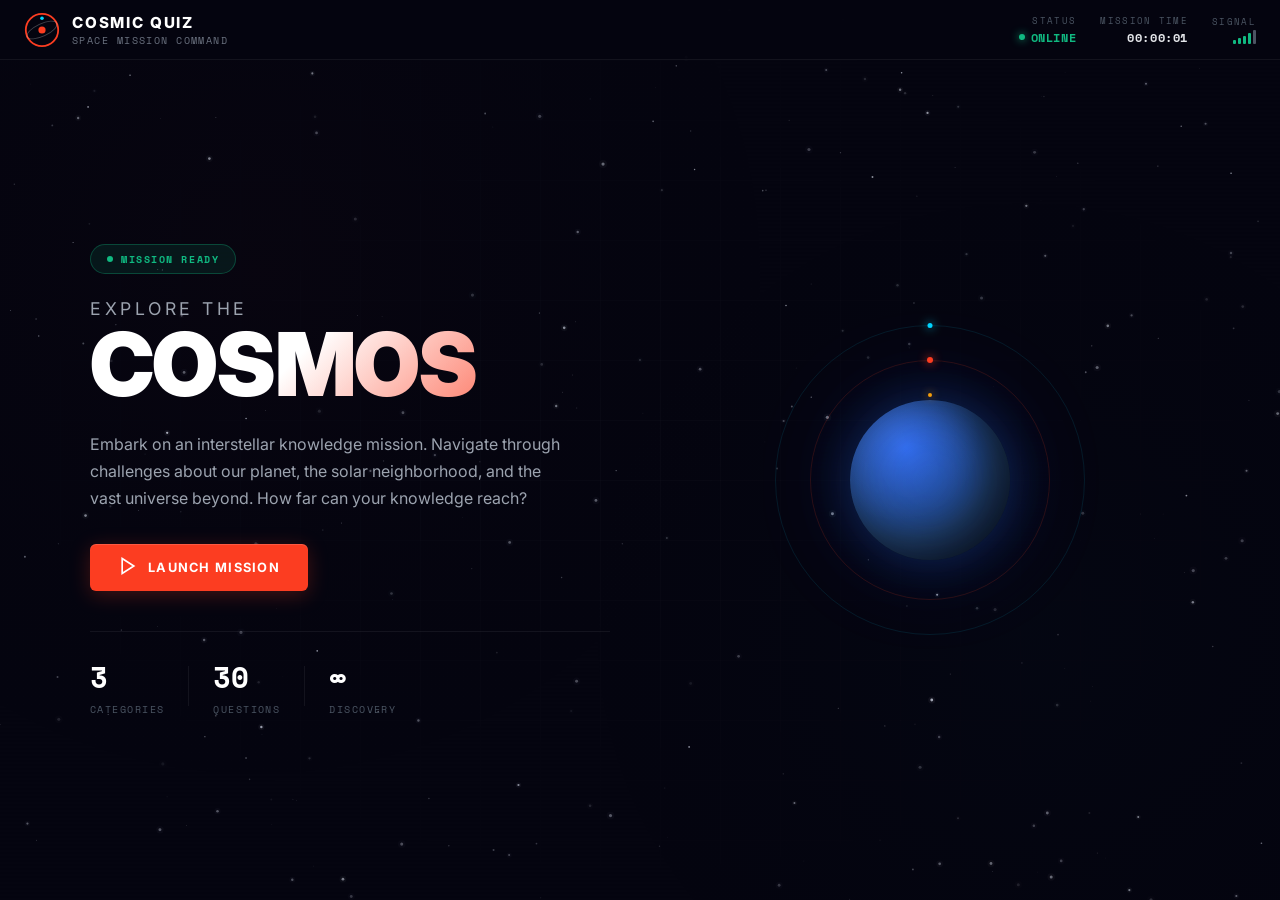
<file: index.html>
<!DOCTYPE html>
<html lang="en">

<head>
    <meta charset="UTF-8">
    <meta name="viewport" content="width=device-width, initial-scale=1.0">
    <meta name="description"
        content="COSMIC QUIZ — A NASA-inspired mission to test your knowledge of Earth, the Solar System, and the Universe. Launch your mission now.">
    <title>COSMIC QUIZ — Space Mission Command</title>
    <link rel="preconnect" href="https://fonts.googleapis.com">
    <link rel="preconnect" href="https://fonts.gstatic.com" crossorigin>
    <link
        href="https://fonts.googleapis.com/css2?family=Inter:wght@300;400;500;600;700;800;900&family=Space+Mono:wght@400;700&display=swap"
        rel="stylesheet">
    <link rel="stylesheet" href="style.css">
</head>

<body>

    <!-- Starfield Background -->
    <canvas id="starfield"></canvas>

    <!-- Grid Overlay -->
    <div class="grid-overlay"></div>

    <!-- Scan Line Effect -->
    <div class="scanline"></div>

    <!-- ═══════════ HEADER / NAV ═══════════ -->
    <header class="site-header">
        <div class="header-inner">
            <div class="logo-group">
                <div class="logo-mark">
                    <svg viewBox="0 0 40 40" width="36" height="36">
                        <circle cx="20" cy="20" r="18" fill="none" stroke="var(--nasa-red)" stroke-width="2" />
                        <ellipse cx="20" cy="20" rx="18" ry="7" fill="none" stroke="rgba(255,255,255,0.25)"
                            stroke-width="1" transform="rotate(-25 20 20)" />
                        <circle cx="20" cy="20" r="4" fill="var(--nasa-red)" />
                        <circle cx="20" cy="7" r="2" fill="var(--accent-cyan)" />
                    </svg>
                </div>
                <div class="logo-text">
                    <span class="logo-title">COSMIC QUIZ</span>
                    <span class="logo-sub">SPACE MISSION COMMAND</span>
                </div>
            </div>
            <div class="header-telemetry">
                <div class="telemetry-item">
                    <span class="tele-label">STATUS</span>
                    <span class="tele-value status-online"><span class="status-dot"></span> ONLINE</span>
                </div>
                <div class="telemetry-item">
                    <span class="tele-label">MISSION TIME</span>
                    <span class="tele-value" id="mission-clock">00:00:00</span>
                </div>
                <div class="telemetry-item">
                    <span class="tele-label">SIGNAL</span>
                    <span class="tele-value signal-bars">
                        <span class="bar active"></span>
                        <span class="bar active"></span>
                        <span class="bar active"></span>
                        <span class="bar active"></span>
                        <span class="bar"></span>
                    </span>
                </div>
            </div>
        </div>
    </header>

    <!-- ═══════════ LANDING SCREEN ═══════════ -->
    <main id="landing-screen" class="screen active">
        <div class="landing-layout">
            <div class="landing-hero">
                <div class="hero-badge">
                    <span class="badge-dot"></span> MISSION READY
                </div>
                <h1 class="hero-headline">
                    <span class="headline-thin">EXPLORE THE</span>
                    <span class="headline-bold">COSMOS</span>
                </h1>
                <p class="hero-desc">
                    Embark on an interstellar knowledge mission. Navigate through challenges about our planet,
                    the solar neighborhood, and the vast universe beyond. How far can your knowledge reach?
                </p>
                <div class="hero-actions">
                    <button id="btn-start" class="btn-mission btn-primary-mission">
                        <span class="btn-icon-left">
                            <svg width="20" height="20" viewBox="0 0 24 24" fill="none" stroke="currentColor"
                                stroke-width="2">
                                <polygon points="5 3 19 12 5 21" />
                            </svg>
                        </span>
                        LAUNCH MISSION
                    </button>
                </div>
                <div class="hero-stats-row">
                    <div class="hero-stat">
                        <span class="hs-value">3</span>
                        <span class="hs-label">CATEGORIES</span>
                    </div>
                    <div class="stat-divider"></div>
                    <div class="hero-stat">
                        <span class="hs-value">30</span>
                        <span class="hs-label">QUESTIONS</span>
                    </div>
                    <div class="stat-divider"></div>
                    <div class="hero-stat">
                        <span class="hs-value">∞</span>
                        <span class="hs-label">DISCOVERY</span>
                    </div>
                </div>
            </div>
            <div class="landing-visual">
                <div class="planet-hero">
                    <div class="planet-sphere"></div>
                    <div class="planet-ring-1"></div>
                    <div class="planet-ring-2"></div>
                    <div class="planet-glow"></div>
                    <div class="orbit-dot dot-1"></div>
                    <div class="orbit-dot dot-2"></div>
                    <div class="orbit-dot dot-3"></div>
                </div>
            </div>
        </div>
    </main>

    <!-- ═══════════ CATEGORY SCREEN ═══════════ -->
    <section id="category-screen" class="screen">
        <div class="screen-container">
            <div class="screen-top-bar">
                <button id="btn-back-home" class="btn-back-nav">
                    <svg width="18" height="18" viewBox="0 0 24 24" fill="none" stroke="currentColor" stroke-width="2">
                        <path d="M19 12H5M12 19l-7-7 7-7" />
                    </svg>
                    BACK
                </button>
                <div class="breadcrumb">
                    <span class="bc-item">HOME</span>
                    <span class="bc-sep">/</span>
                    <span class="bc-item active">SELECT MISSION</span>
                </div>
            </div>

            <div class="section-header">
                <div class="section-tag">MISSION SELECT</div>
                <h2 class="section-title">Choose Your Destination</h2>
                <p class="section-desc">Each mission tests your knowledge in a different domain of space science. Select
                    a
                    mission to begin your expedition.</p>
            </div>

            <div class="mission-grid">
                <!-- EARTH -->
                <button class="mission-card" data-category="earth">
                    <div class="mc-image-area earth-bg">
                        <div class="mc-overlay"></div>
                        <div class="mc-badge-row">
                            <span class="mc-diff easy">BEGINNER</span>
                        </div>
                        <div class="mc-planet-icon">🌍</div>
                    </div>
                    <div class="mc-info">
                        <div class="mc-header-row">
                            <h3 class="mc-title">EARTH</h3>
                            <span class="mc-mission-id">MSN-001</span>
                        </div>
                        <p class="mc-desc">Atmosphere, geology, oceans, and the living systems of our home planet.</p>
                        <div class="mc-meta-row">
                            <span class="mc-meta"><svg width="14" height="14" viewBox="0 0 24 24" fill="none"
                                    stroke="currentColor" stroke-width="2">
                                    <circle cx="12" cy="12" r="10" />
                                    <path d="M12 6v6l4 2" />
                                </svg> ~5 min</span>
                            <span class="mc-meta"><svg width="14" height="14" viewBox="0 0 24 24" fill="none"
                                    stroke="currentColor" stroke-width="2">
                                    <rect x="3" y="3" width="18" height="18" rx="2" />
                                    <path d="M9 12l2 2 4-4" />
                                </svg> 10 Tasks</span>
                        </div>
                    </div>
                </button>

                <!-- SOLAR SYSTEM -->
                <button class="mission-card" data-category="solar-system">
                    <div class="mc-image-area solar-bg">
                        <div class="mc-overlay"></div>
                        <div class="mc-badge-row">
                            <span class="mc-diff medium">INTERMEDIATE</span>
                        </div>
                        <div class="mc-planet-icon">☀️</div>
                    </div>
                    <div class="mc-info">
                        <div class="mc-header-row">
                            <h3 class="mc-title">SOLAR SYSTEM</h3>
                            <span class="mc-mission-id">MSN-002</span>
                        </div>
                        <p class="mc-desc">Planets, moons, asteroids, comets, and the star that binds them all.</p>
                        <div class="mc-meta-row">
                            <span class="mc-meta"><svg width="14" height="14" viewBox="0 0 24 24" fill="none"
                                    stroke="currentColor" stroke-width="2">
                                    <circle cx="12" cy="12" r="10" />
                                    <path d="M12 6v6l4 2" />
                                </svg> ~7 min</span>
                            <span class="mc-meta"><svg width="14" height="14" viewBox="0 0 24 24" fill="none"
                                    stroke="currentColor" stroke-width="2">
                                    <rect x="3" y="3" width="18" height="18" rx="2" />
                                    <path d="M9 12l2 2 4-4" />
                                </svg> 10 Tasks</span>
                        </div>
                    </div>
                </button>

                <!-- UNIVERSE -->
                <button class="mission-card" data-category="universe">
                    <div class="mc-image-area universe-bg">
                        <div class="mc-overlay"></div>
                        <div class="mc-badge-row">
                            <span class="mc-diff hard">ADVANCED</span>
                        </div>
                        <div class="mc-planet-icon">🌌</div>
                    </div>
                    <div class="mc-info">
                        <div class="mc-header-row">
                            <h3 class="mc-title">UNIVERSE</h3>
                            <span class="mc-mission-id">MSN-003</span>
                        </div>
                        <p class="mc-desc">Galaxies, black holes, dark matter, and the deepest mysteries of the cosmos.
                        </p>
                        <div class="mc-meta-row">
                            <span class="mc-meta"><svg width="14" height="14" viewBox="0 0 24 24" fill="none"
                                    stroke="currentColor" stroke-width="2">
                                    <circle cx="12" cy="12" r="10" />
                                    <path d="M12 6v6l4 2" />
                                </svg> ~10 min</span>
                            <span class="mc-meta"><svg width="14" height="14" viewBox="0 0 24 24" fill="none"
                                    stroke="currentColor" stroke-width="2">
                                    <rect x="3" y="3" width="18" height="18" rx="2" />
                                    <path d="M9 12l2 2 4-4" />
                                </svg> 10 Tasks</span>
                        </div>
                    </div>
                </button>
            </div>
        </div>
    </section>

    <!-- ═══════════ QUIZ SCREEN ═══════════ -->
    <section id="quiz-screen" class="screen">
        <div class="screen-container quiz-container">
            <!-- Quiz Top Bar -->
            <div class="quiz-top-bar">
                <button id="btn-back-cat" class="btn-back-nav">
                    <svg width="18" height="18" viewBox="0 0 24 24" fill="none" stroke="currentColor" stroke-width="2">
                        <path d="M19 12H5M12 19l-7-7 7-7" />
                    </svg>
                    ABORT
                </button>
                <div class="quiz-hud">
                    <div class="hud-item">
                        <span class="hud-label">MISSION</span>
                        <span class="hud-value" id="quiz-category-label">EARTH</span>
                    </div>
                    <div class="hud-divider"></div>
                    <div class="hud-item">
                        <span class="hud-label">TASK</span>
                        <span class="hud-value" id="quiz-progress">01 / 10</span>
                    </div>
                    <div class="hud-divider"></div>
                    <div class="hud-item">
                        <span class="hud-label">SCORE</span>
                        <span class="hud-value score-val" id="score-value">0</span>
                    </div>
                </div>
            </div>

            <!-- Progress Bar -->
            <div class="mission-progress-track">
                <div id="progress-bar-fill" class="mission-progress-fill"></div>
                <div class="progress-markers">
                    <span class="pm" data-n="1"></span><span class="pm" data-n="2"></span><span class="pm"
                        data-n="3"></span>
                    <span class="pm" data-n="4"></span><span class="pm" data-n="5"></span><span class="pm"
                        data-n="6"></span>
                    <span class="pm" data-n="7"></span><span class="pm" data-n="8"></span><span class="pm"
                        data-n="9"></span>
                    <span class="pm" data-n="10"></span>
                </div>
            </div>

            <!-- Question Panel -->
            <div class="quiz-main">
                <div id="question-panel" class="question-panel">
                    <div class="qp-header">
                        <span class="qp-tag" id="question-number">TASK 01</span>
                        <span class="qp-timer" id="question-timer">
                            <svg width="14" height="14" viewBox="0 0 24 24" fill="none" stroke="currentColor"
                                stroke-width="2">
                                <circle cx="12" cy="12" r="10" />
                                <path d="M12 6v6l4 2" />
                            </svg>
                            <span id="timer-display">00:00</span>
                        </span>
                    </div>
                    <h2 id="question-text" class="qp-question"></h2>
                </div>

                <div id="options-grid" class="options-grid">
                    <!-- Options injected by JS -->
                </div>

                <!-- Fun Fact (shown after answering) -->
                <div id="fun-fact" class="mission-brief hidden">
                    <div class="brief-header">
                        <svg width="16" height="16" viewBox="0 0 24 24" fill="none" stroke="var(--accent-cyan)"
                            stroke-width="2">
                            <circle cx="12" cy="12" r="10" />
                            <path d="M12 16v-4M12 8h.01" />
                        </svg>
                        <span>MISSION INTEL</span>
                    </div>
                    <p id="fun-fact-text" class="brief-text"></p>
                </div>

                <button id="btn-next" class="btn-mission btn-primary-mission btn-next-q hidden">
                    <span>NEXT TASK</span>
                    <svg width="18" height="18" viewBox="0 0 24 24" fill="none" stroke="currentColor" stroke-width="2">
                        <path d="M5 12h14M12 5l7 7-7 7" />
                    </svg>
                </button>
            </div>
        </div>
    </section>

    <!-- ═══════════ RESULTS SCREEN ═══════════ -->
    <section id="results-screen" class="screen">
        <div class="screen-container results-container">
            <div class="results-layout">
                <!-- Left: Score Visualization -->
                <div class="results-viz">
                    <div class="result-ring-wrap">
                        <svg viewBox="0 0 200 200" class="result-ring-svg">
                            <defs>
                                <linearGradient id="ring-grad" x1="0%" y1="0%" x2="100%" y2="100%">
                                    <stop offset="0%" stop-color="var(--nasa-red)" />
                                    <stop offset="100%" stop-color="var(--accent-cyan)" />
                                </linearGradient>
                            </defs>
                            <circle cx="100" cy="100" r="85" class="ring-bg" />
                            <circle id="ring-progress" cx="100" cy="100" r="85" class="ring-fill" />
                        </svg>
                        <div class="ring-center-data">
                            <span id="results-score" class="ring-score-num">0</span>
                            <span class="ring-score-total">/ 10</span>
                            <span class="ring-score-label">CORRECT</span>
                        </div>
                    </div>
                </div>

                <!-- Right: Mission Debrief -->
                <div class="results-debrief">
                    <div class="debrief-badge" id="results-badge-wrap">
                        <span id="results-emoji" class="db-emoji">🏆</span>
                    </div>
                    <div class="debrief-tag">MISSION DEBRIEF</div>
                    <h2 id="results-title" class="debrief-title">Mission Accomplished</h2>
                    <p id="results-subtitle" class="debrief-desc">Outstanding performance, Commander. Your knowledge of
                        the cosmos
                        is exceptional.</p>

                    <div class="debrief-stats">
                        <div class="ds-item">
                            <span class="ds-value correct-c" id="stat-correct">0</span>
                            <span class="ds-label">CORRECT</span>
                        </div>
                        <div class="ds-item">
                            <span class="ds-value wrong-c" id="stat-wrong">0</span>
                            <span class="ds-label">INCORRECT</span>
                        </div>
                        <div class="ds-item">
                            <span class="ds-value" id="stat-percent">0%</span>
                            <span class="ds-label">ACCURACY</span>
                        </div>
                        <div class="ds-item">
                            <span class="ds-value" id="stat-time">00:00</span>
                            <span class="ds-label">TOTAL TIME</span>
                        </div>
                    </div>

                    <div class="debrief-actions">
                        <button id="btn-retry" class="btn-mission btn-primary-mission">
                            <svg width="18" height="18" viewBox="0 0 24 24" fill="none" stroke="currentColor"
                                stroke-width="2">
                                <path d="M1 4v6h6M23 20v-6h-6" />
                                <path d="M20.49 9A9 9 0 005.64 5.64L1 10m22 4l-4.64 4.36A9 9 0 013.51 15" />
                            </svg>
                            RETRY MISSION
                        </button>
                        <button id="btn-new-cat" class="btn-mission btn-secondary-mission">
                            <svg width="18" height="18" viewBox="0 0 24 24" fill="none" stroke="currentColor"
                                stroke-width="2">
                                <rect x="3" y="3" width="7" height="7" />
                                <rect x="14" y="3" width="7" height="7" />
                                <rect x="3" y="14" width="7" height="7" />
                                <rect x="14" y="14" width="7" height="7" />
                            </svg>
                            NEW MISSION
                        </button>
                    </div>
                </div>
            </div>
        </div>
    </section>

    <!-- Confetti Canvas -->
    <canvas id="confetti-canvas"></canvas>

    <script src="script.js"></script>
</body>

</html>
</file>
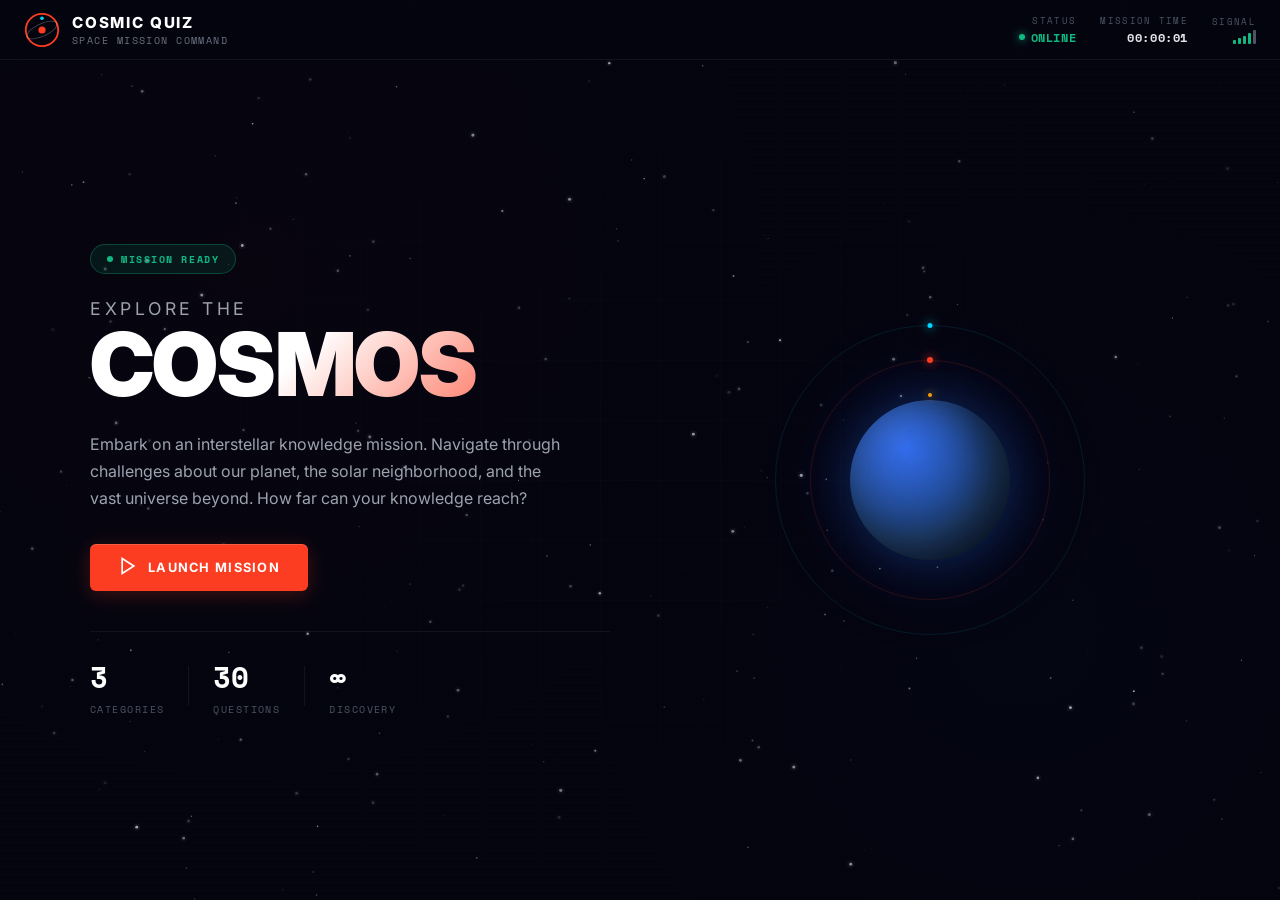
<file: indexu.html>
<!DOCTYPE html>
<html lang="en">

<head>
    <meta charset="UTF-8">
    <meta name="viewport" content="width=device-width, initial-scale=1.0">
    <meta name="description"
        content="COSMIC QUIZ — A NASA-inspired mission to test your knowledge of Earth, the Solar System, and the Universe. Launch your mission now.">
    <title>COSMIC QUIZ — Space Mission Command</title>
    <link rel="preconnect" href="https://fonts.googleapis.com">
    <link rel="preconnect" href="https://fonts.gstatic.com" crossorigin>
    <link
        href="https://fonts.googleapis.com/css2?family=Inter:wght@300;400;500;600;700;800;900&family=Space+Mono:wght@400;700&display=swap"
        rel="stylesheet">
    <link rel="stylesheet" href="style.css">
</head>

<body>

    <!-- Starfield Background -->
    <canvas id="starfield"></canvas>

    <!-- Grid Overlay -->
    <div class="grid-overlay"></div>

    <!-- Scan Line Effect -->
    <div class="scanline"></div>

    <!-- ═══════════ HEADER / NAV ═══════════ -->
    <header class="site-header">
        <div class="header-inner">
            <div class="logo-group">
                <div class="logo-mark">
                    <svg viewBox="0 0 40 40" width="36" height="36">
                        <circle cx="20" cy="20" r="18" fill="none" stroke="var(--nasa-red)" stroke-width="2" />
                        <ellipse cx="20" cy="20" rx="18" ry="7" fill="none" stroke="rgba(255,255,255,0.25)"
                            stroke-width="1" transform="rotate(-25 20 20)" />
                        <circle cx="20" cy="20" r="4" fill="var(--nasa-red)" />
                        <circle cx="20" cy="7" r="2" fill="var(--accent-cyan)" />
                    </svg>
                </div>
                <div class="logo-text">
                    <span class="logo-title">COSMIC QUIZ</span>
                    <span class="logo-sub">SPACE MISSION COMMAND</span>
                </div>
            </div>
            <div class="header-telemetry">
                <div class="telemetry-item">
                    <span class="tele-label">STATUS</span>
                    <span class="tele-value status-online"><span class="status-dot"></span> ONLINE</span>
                </div>
                <div class="telemetry-item">
                    <span class="tele-label">MISSION TIME</span>
                    <span class="tele-value" id="mission-clock">00:00:00</span>
                </div>
                <div class="telemetry-item">
                    <span class="tele-label">SIGNAL</span>
                    <span class="tele-value signal-bars">
                        <span class="bar active"></span>
                        <span class="bar active"></span>
                        <span class="bar active"></span>
                        <span class="bar active"></span>
                        <span class="bar"></span>
                    </span>
                </div>
            </div>
        </div>
    </header>

    <!-- ═══════════ LANDING SCREEN ═══════════ -->
    <main id="landing-screen" class="screen active">
        <div class="landing-layout">
            <div class="landing-hero">
                <div class="hero-badge">
                    <span class="badge-dot"></span> MISSION READY
                </div>
                <h1 class="hero-headline">
                    <span class="headline-thin">EXPLORE THE</span>
                    <span class="headline-bold">COSMOS</span>
                </h1>
                <p class="hero-desc">
                    Embark on an interstellar knowledge mission. Navigate through challenges about our planet,
                    the solar neighborhood, and the vast universe beyond. How far can your knowledge reach?
                </p>
                <div class="hero-actions">
                    <button id="btn-start" class="btn-mission btn-primary-mission">
                        <span class="btn-icon-left">
                            <svg width="20" height="20" viewBox="0 0 24 24" fill="none" stroke="currentColor"
                                stroke-width="2">
                                <polygon points="5 3 19 12 5 21" />
                            </svg>
                        </span>
                        LAUNCH MISSION
                    </button>
                </div>
                <div class="hero-stats-row">
                    <div class="hero-stat">
                        <span class="hs-value">3</span>
                        <span class="hs-label">CATEGORIES</span>
                    </div>
                    <div class="stat-divider"></div>
                    <div class="hero-stat">
                        <span class="hs-value">30</span>
                        <span class="hs-label">QUESTIONS</span>
                    </div>
                    <div class="stat-divider"></div>
                    <div class="hero-stat">
                        <span class="hs-value">∞</span>
                        <span class="hs-label">DISCOVERY</span>
                    </div>
                </div>
            </div>
            <div class="landing-visual">
                <div class="planet-hero">
                    <div class="planet-sphere"></div>
                    <div class="planet-ring-1"></div>
                    <div class="planet-ring-2"></div>
                    <div class="planet-glow"></div>
                    <div class="orbit-dot dot-1"></div>
                    <div class="orbit-dot dot-2"></div>
                    <div class="orbit-dot dot-3"></div>
                </div>
            </div>
        </div>
    </main>

    <!-- ═══════════ CATEGORY SCREEN ═══════════ -->
    <section id="category-screen" class="screen">
        <div class="screen-container">
            <div class="screen-top-bar">
                <button id="btn-back-home" class="btn-back-nav">
                    <svg width="18" height="18" viewBox="0 0 24 24" fill="none" stroke="currentColor" stroke-width="2">
                        <path d="M19 12H5M12 19l-7-7 7-7" />
                    </svg>
                    BACK
                </button>
                <div class="breadcrumb">
                    <span class="bc-item">HOME</span>
                    <span class="bc-sep">/</span>
                    <span class="bc-item active">SELECT MISSION</span>
                </div>
            </div>

            <div class="section-header">
                <div class="section-tag">MISSION SELECT</div>
                <h2 class="section-title">Choose Your Destination</h2>
                <p class="section-desc">Each mission tests your knowledge in a different domain of space science. Select
                    a
                    mission to begin your expedition.</p>
            </div>

            <div class="mission-grid">
                <!-- EARTH -->
                <button class="mission-card" data-category="earth">
                    <div class="mc-image-area earth-bg">
                        <div class="mc-overlay"></div>
                        <div class="mc-badge-row">
                            <span class="mc-diff easy">BEGINNER</span>
                        </div>
                        <div class="mc-planet-icon">🌍</div>
                    </div>
                    <div class="mc-info">
                        <div class="mc-header-row">
                            <h3 class="mc-title">EARTH</h3>
                            <span class="mc-mission-id">MSN-001</span>
                        </div>
                        <p class="mc-desc">Atmosphere, geology, oceans, and the living systems of our home planet.</p>
                        <div class="mc-meta-row">
                            <span class="mc-meta"><svg width="14" height="14" viewBox="0 0 24 24" fill="none"
                                    stroke="currentColor" stroke-width="2">
                                    <circle cx="12" cy="12" r="10" />
                                    <path d="M12 6v6l4 2" />
                                </svg> ~5 min</span>
                            <span class="mc-meta"><svg width="14" height="14" viewBox="0 0 24 24" fill="none"
                                    stroke="currentColor" stroke-width="2">
                                    <rect x="3" y="3" width="18" height="18" rx="2" />
                                    <path d="M9 12l2 2 4-4" />
                                </svg> 10 Tasks</span>
                        </div>
                    </div>
                </button>

                <!-- SOLAR SYSTEM -->
                <button class="mission-card" data-category="solar-system">
                    <div class="mc-image-area solar-bg">
                        <div class="mc-overlay"></div>
                        <div class="mc-badge-row">
                            <span class="mc-diff medium">INTERMEDIATE</span>
                        </div>
                        <div class="mc-planet-icon">☀️</div>
                    </div>
                    <div class="mc-info">
                        <div class="mc-header-row">
                            <h3 class="mc-title">SOLAR SYSTEM</h3>
                            <span class="mc-mission-id">MSN-002</span>
                        </div>
                        <p class="mc-desc">Planets, moons, asteroids, comets, and the star that binds them all.</p>
                        <div class="mc-meta-row">
                            <span class="mc-meta"><svg width="14" height="14" viewBox="0 0 24 24" fill="none"
                                    stroke="currentColor" stroke-width="2">
                                    <circle cx="12" cy="12" r="10" />
                                    <path d="M12 6v6l4 2" />
                                </svg> ~7 min</span>
                            <span class="mc-meta"><svg width="14" height="14" viewBox="0 0 24 24" fill="none"
                                    stroke="currentColor" stroke-width="2">
                                    <rect x="3" y="3" width="18" height="18" rx="2" />
                                    <path d="M9 12l2 2 4-4" />
                                </svg> 10 Tasks</span>
                        </div>
                    </div>
                </button>

                <!-- UNIVERSE -->
                <button class="mission-card" data-category="universe">
                    <div class="mc-image-area universe-bg">
                        <div class="mc-overlay"></div>
                        <div class="mc-badge-row">
                            <span class="mc-diff hard">ADVANCED</span>
                        </div>
                        <div class="mc-planet-icon">🌌</div>
                    </div>
                    <div class="mc-info">
                        <div class="mc-header-row">
                            <h3 class="mc-title">UNIVERSE</h3>
                            <span class="mc-mission-id">MSN-003</span>
                        </div>
                        <p class="mc-desc">Galaxies, black holes, dark matter, and the deepest mysteries of the cosmos.
                        </p>
                        <div class="mc-meta-row">
                            <span class="mc-meta"><svg width="14" height="14" viewBox="0 0 24 24" fill="none"
                                    stroke="currentColor" stroke-width="2">
                                    <circle cx="12" cy="12" r="10" />
                                    <path d="M12 6v6l4 2" />
                                </svg> ~10 min</span>
                            <span class="mc-meta"><svg width="14" height="14" viewBox="0 0 24 24" fill="none"
                                    stroke="currentColor" stroke-width="2">
                                    <rect x="3" y="3" width="18" height="18" rx="2" />
                                    <path d="M9 12l2 2 4-4" />
                                </svg> 10 Tasks</span>
                        </div>
                    </div>
                </button>
            </div>
        </div>
    </section>

    <!-- ═══════════ QUIZ SCREEN ═══════════ -->
    <section id="quiz-screen" class="screen">
        <div class="screen-container quiz-container">
            <!-- Quiz Top Bar -->
            <div class="quiz-top-bar">
                <button id="btn-back-cat" class="btn-back-nav">
                    <svg width="18" height="18" viewBox="0 0 24 24" fill="none" stroke="currentColor" stroke-width="2">
                        <path d="M19 12H5M12 19l-7-7 7-7" />
                    </svg>
                    ABORT
                </button>
                <div class="quiz-hud">
                    <div class="hud-item">
                        <span class="hud-label">MISSION</span>
                        <span class="hud-value" id="quiz-category-label">EARTH</span>
                    </div>
                    <div class="hud-divider"></div>
                    <div class="hud-item">
                        <span class="hud-label">TASK</span>
                        <span class="hud-value" id="quiz-progress">01 / 10</span>
                    </div>
                    <div class="hud-divider"></div>
                    <div class="hud-item">
                        <span class="hud-label">SCORE</span>
                        <span class="hud-value score-val" id="score-value">0</span>
                    </div>
                </div>
            </div>

            <!-- Progress Bar -->
            <div class="mission-progress-track">
                <div id="progress-bar-fill" class="mission-progress-fill"></div>
                <div class="progress-markers">
                    <span class="pm" data-n="1"></span><span class="pm" data-n="2"></span><span class="pm"
                        data-n="3"></span>
                    <span class="pm" data-n="4"></span><span class="pm" data-n="5"></span><span class="pm"
                        data-n="6"></span>
                    <span class="pm" data-n="7"></span><span class="pm" data-n="8"></span><span class="pm"
                        data-n="9"></span>
                    <span class="pm" data-n="10"></span>
                </div>
            </div>

            <!-- Question Panel -->
            <div class="quiz-main">
                <div id="question-panel" class="question-panel">
                    <div class="qp-header">
                        <span class="qp-tag" id="question-number">TASK 01</span>
                        <span class="qp-timer" id="question-timer">
                            <svg width="14" height="14" viewBox="0 0 24 24" fill="none" stroke="currentColor"
                                stroke-width="2">
                                <circle cx="12" cy="12" r="10" />
                                <path d="M12 6v6l4 2" />
                            </svg>
                            <span id="timer-display">00:00</span>
                        </span>
                    </div>
                    <h2 id="question-text" class="qp-question"></h2>
                </div>

                <div id="options-grid" class="options-grid">
                    <!-- Options injected by JS -->
                </div>

                <!-- Fun Fact (shown after answering) -->
                <div id="fun-fact" class="mission-brief hidden">
                    <div class="brief-header">
                        <svg width="16" height="16" viewBox="0 0 24 24" fill="none" stroke="var(--accent-cyan)"
                            stroke-width="2">
                            <circle cx="12" cy="12" r="10" />
                            <path d="M12 16v-4M12 8h.01" />
                        </svg>
                        <span>MISSION INTEL</span>
                    </div>
                    <p id="fun-fact-text" class="brief-text"></p>
                </div>

                <button id="btn-next" class="btn-mission btn-primary-mission btn-next-q hidden">
                    <span>NEXT TASK</span>
                    <svg width="18" height="18" viewBox="0 0 24 24" fill="none" stroke="currentColor" stroke-width="2">
                        <path d="M5 12h14M12 5l7 7-7 7" />
                    </svg>
                </button>
            </div>
        </div>
    </section>

    <!-- ═══════════ RESULTS SCREEN ═══════════ -->
    <section id="results-screen" class="screen">
        <div class="screen-container results-container">
            <div class="results-layout">
                <!-- Left: Score Visualization -->
                <div class="results-viz">
                    <div class="result-ring-wrap">
                        <svg viewBox="0 0 200 200" class="result-ring-svg">
                            <defs>
                                <linearGradient id="ring-grad" x1="0%" y1="0%" x2="100%" y2="100%">
                                    <stop offset="0%" stop-color="var(--nasa-red)" />
                                    <stop offset="100%" stop-color="var(--accent-cyan)" />
                                </linearGradient>
                            </defs>
                            <circle cx="100" cy="100" r="85" class="ring-bg" />
                            <circle id="ring-progress" cx="100" cy="100" r="85" class="ring-fill" />
                        </svg>
                        <div class="ring-center-data">
                            <span id="results-score" class="ring-score-num">0</span>
                            <span class="ring-score-total">/ 10</span>
                            <span class="ring-score-label">CORRECT</span>
                        </div>
                    </div>
                </div>

                <!-- Right: Mission Debrief -->
                <div class="results-debrief">
                    <div class="debrief-badge" id="results-badge-wrap">
                        <span id="results-emoji" class="db-emoji">🏆</span>
                    </div>
                    <div class="debrief-tag">MISSION DEBRIEF</div>
                    <h2 id="results-title" class="debrief-title">Mission Accomplished</h2>
                    <p id="results-subtitle" class="debrief-desc">Outstanding performance, Commander. Your knowledge of
                        the cosmos
                        is exceptional.</p>

                    <div class="debrief-stats">
                        <div class="ds-item">
                            <span class="ds-value correct-c" id="stat-correct">0</span>
                            <span class="ds-label">CORRECT</span>
                        </div>
                        <div class="ds-item">
                            <span class="ds-value wrong-c" id="stat-wrong">0</span>
                            <span class="ds-label">INCORRECT</span>
                        </div>
                        <div class="ds-item">
                            <span class="ds-value" id="stat-percent">0%</span>
                            <span class="ds-label">ACCURACY</span>
                        </div>
                        <div class="ds-item">
                            <span class="ds-value" id="stat-time">00:00</span>
                            <span class="ds-label">TOTAL TIME</span>
                        </div>
                    </div>

                    <div class="debrief-actions">
                        <button id="btn-retry" class="btn-mission btn-primary-mission">
                            <svg width="18" height="18" viewBox="0 0 24 24" fill="none" stroke="currentColor"
                                stroke-width="2">
                                <path d="M1 4v6h6M23 20v-6h-6" />
                                <path d="M20.49 9A9 9 0 005.64 5.64L1 10m22 4l-4.64 4.36A9 9 0 013.51 15" />
                            </svg>
                            RETRY MISSION
                        </button>
                        <button id="btn-new-cat" class="btn-mission btn-secondary-mission">
                            <svg width="18" height="18" viewBox="0 0 24 24" fill="none" stroke="currentColor"
                                stroke-width="2">
                                <rect x="3" y="3" width="7" height="7" />
                                <rect x="14" y="3" width="7" height="7" />
                                <rect x="3" y="14" width="7" height="7" />
                                <rect x="14" y="14" width="7" height="7" />
                            </svg>
                            NEW MISSION
                        </button>
                    </div>
                </div>
            </div>
        </div>
    </section>

    <!-- Confetti Canvas -->
    <canvas id="confetti-canvas"></canvas>

    <script src="script.js"></script>
</body>

</html>
</file>
<file: style.css>
/* ═══════════════════════════════════════════════════════
   COSMIC QUIZ — NASA Mission Control Design System
   ═══════════════════════════════════════════════════════ */

/* ── Design Tokens ── */
:root {
    /* NASA-inspired palette */
    --nasa-red: #FC3D21;
    --nasa-red-dark: #D42B14;
    --nasa-red-glow: rgba(252, 61, 33, 0.25);

    /* Deep space */
    --space-black: #000000;
    --space-950: #050510;
    --space-900: #0B0D17;
    --space-800: #111827;
    --space-700: #1A2035;
    --space-600: #1F2A44;
    --space-500: #2A3655;

    /* Accent — mission control cyan */
    --accent-cyan: #00D4FF;
    --accent-cyan-dim: rgba(0, 212, 255, 0.15);
    --accent-blue: #3B82F6;

    /* Status colors */
    --success: #10B981;
    --success-bg: rgba(16, 185, 129, 0.1);
    --success-border: rgba(16, 185, 129, 0.3);
    --danger: #EF4444;
    --danger-bg: rgba(239, 68, 68, 0.1);
    --danger-border: rgba(239, 68, 68, 0.3);
    --warning: #F59E0B;

    /* Text hierarchy */
    --text-100: #FFFFFF;
    --text-200: #E5E7EB;
    --text-300: #9CA3AF;
    --text-400: #6B7280;
    --text-500: #4B5563;

    /* Surfaces */
    --panel-bg: rgba(11, 13, 23, 0.85);
    --panel-border: rgba(255, 255, 255, 0.06);
    --panel-hover: rgba(26, 32, 53, 0.9);
    --panel-active: rgba(42, 54, 85, 0.6);

    /* Layout */
    --header-h: 60px;
    --radius-xs: 4px;
    --radius-sm: 6px;
    --radius-md: 10px;
    --radius-lg: 14px;

    /* Type */
    --font-sans: 'Inter', -apple-system, BlinkMacSystemFont, sans-serif;
    --font-mono: 'Space Mono', 'Courier New', monospace;

    /* Motion */
    --ease-out: cubic-bezier(0.16, 1, 0.3, 1);
    --ease-spring: cubic-bezier(0.34, 1.56, 0.64, 1);
}

/* ── Reset ── */
*,
*::before,
*::after {
    margin: 0;
    padding: 0;
    box-sizing: border-box;
}

html {
    font-size: 16px;
    -webkit-font-smoothing: antialiased;
    -moz-osx-font-smoothing: grayscale;
}

body {
    font-family: var(--font-sans);
    background: var(--space-950);
    color: var(--text-200);
    min-height: 100vh;
    overflow-x: hidden;
    position: relative;
}

/* ── Starfield Canvas ── */
#starfield {
    position: fixed;
    inset: 0;
    z-index: 0;
}

/* ── Grid Overlay (subtle NASA feel) ── */
.grid-overlay {
    position: fixed;
    inset: 0;
    z-index: 1;
    pointer-events: none;
    background-image:
        linear-gradient(rgba(255, 255, 255, 0.015) 1px, transparent 1px),
        linear-gradient(90deg, rgba(255, 255, 255, 0.015) 1px, transparent 1px);
    background-size: 60px 60px;
    mask-image: radial-gradient(ellipse at center, black 0%, transparent 75%);
    -webkit-mask-image: radial-gradient(ellipse at center, black 0%, transparent 75%);
}

/* ── Scan Line ── */
.scanline {
    position: fixed;
    inset: 0;
    z-index: 2;
    pointer-events: none;
    background: repeating-linear-gradient(0deg,
            transparent,
            transparent 2px,
            rgba(0, 0, 0, 0.03) 2px,
            rgba(0, 0, 0, 0.03) 4px);
}

/* ── Confetti Canvas ── */
#confetti-canvas {
    position: fixed;
    inset: 0;
    z-index: 9999;
    pointer-events: none;
}

/* ═══════════════════════════════════════════
   HEADER — Mission Control Top Bar
   ═══════════════════════════════════════════ */
.site-header {
    position: fixed;
    top: 0;
    left: 0;
    right: 0;
    height: var(--header-h);
    z-index: 100;
    background: rgba(5, 5, 16, 0.92);
    backdrop-filter: blur(16px) saturate(1.2);
    border-bottom: 1px solid var(--panel-border);
}

.header-inner {
    max-width: 1280px;
    margin: 0 auto;
    height: 100%;
    padding: 0 24px;
    display: flex;
    align-items: center;
    justify-content: space-between;
}

.logo-group {
    display: flex;
    align-items: center;
    gap: 12px;
}

.logo-mark {
    display: flex;
    align-items: center;
}

.logo-text {
    display: flex;
    flex-direction: column;
}

.logo-title {
    font-family: var(--font-sans);
    font-weight: 800;
    font-size: 0.95rem;
    letter-spacing: 0.12em;
    color: var(--text-100);
}

.logo-sub {
    font-family: var(--font-mono);
    font-size: 0.6rem;
    letter-spacing: 0.15em;
    color: var(--text-400);
    margin-top: 1px;
}

.header-telemetry {
    display: flex;
    align-items: center;
    gap: 24px;
}

.telemetry-item {
    display: flex;
    flex-direction: column;
    align-items: flex-end;
    gap: 2px;
}

.tele-label {
    font-family: var(--font-mono);
    font-size: 0.55rem;
    letter-spacing: 0.15em;
    color: var(--text-500);
    text-transform: uppercase;
}

.tele-value {
    font-family: var(--font-mono);
    font-size: 0.75rem;
    font-weight: 700;
    color: var(--text-200);
    letter-spacing: 0.05em;
}

.status-online {
    color: var(--success);
    display: flex;
    align-items: center;
    gap: 6px;
}

.status-dot {
    width: 6px;
    height: 6px;
    border-radius: 50%;
    background: var(--success);
    box-shadow: 0 0 8px var(--success);
    animation: pulse-dot 2s ease-in-out infinite;
}

@keyframes pulse-dot {

    0%,
    100% {
        opacity: 1;
    }

    50% {
        opacity: 0.4;
    }
}

.signal-bars {
    display: flex;
    align-items: flex-end;
    gap: 2px;
    height: 14px;
}

.signal-bars .bar {
    width: 3px;
    background: var(--text-500);
    border-radius: 1px;
}

.signal-bars .bar:nth-child(1) {
    height: 4px;
}

.signal-bars .bar:nth-child(2) {
    height: 6px;
}

.signal-bars .bar:nth-child(3) {
    height: 8px;
}

.signal-bars .bar:nth-child(4) {
    height: 11px;
}

.signal-bars .bar:nth-child(5) {
    height: 14px;
}

.signal-bars .bar.active {
    background: var(--success);
}

/* ═══════════════════════════════════════════
   SCREENS — Layout & Transitions
   ═══════════════════════════════════════════ */
.screen {
    position: fixed;
    inset: 0;
    top: var(--header-h);
    z-index: 10;
    display: flex;
    align-items: center;
    justify-content: center;
    padding: 32px 24px;
    opacity: 0;
    visibility: hidden;
    transform: translateY(16px);
    transition: opacity 0.45s var(--ease-out),
        transform 0.45s var(--ease-out),
        visibility 0.45s;
    overflow-y: auto;
}

.screen.active {
    opacity: 1;
    visibility: visible;
    transform: translateY(0);
}

.screen.exit {
    opacity: 0;
    transform: translateY(-16px);
}

.screen-container {
    width: 100%;
    max-width: 1080px;
}

/* ═══════════════════════════════════════════
   BUTTONS — Mission Control Style
   ═══════════════════════════════════════════ */
.btn-mission {
    display: inline-flex;
    align-items: center;
    gap: 10px;
    padding: 12px 28px;
    border: none;
    border-radius: var(--radius-sm);
    font-family: var(--font-sans);
    font-size: 0.8rem;
    font-weight: 700;
    letter-spacing: 0.1em;
    text-transform: uppercase;
    cursor: pointer;
    transition: all 0.25s var(--ease-out);
    position: relative;
    overflow: hidden;
}

.btn-primary-mission {
    background: var(--nasa-red);
    color: #fff;
    box-shadow: 0 4px 20px var(--nasa-red-glow), inset 0 1px 0 rgba(255, 255, 255, 0.15);
}

.btn-primary-mission:hover {
    background: var(--nasa-red-dark);
    transform: translateY(-2px);
    box-shadow: 0 8px 32px var(--nasa-red-glow), inset 0 1px 0 rgba(255, 255, 255, 0.2);
}

.btn-primary-mission:active {
    transform: translateY(0);
}

.btn-secondary-mission {
    background: transparent;
    color: var(--text-200);
    border: 1px solid var(--panel-border);
    backdrop-filter: blur(8px);
}

.btn-secondary-mission:hover {
    background: var(--panel-active);
    border-color: rgba(255, 255, 255, 0.12);
    transform: translateY(-1px);
}

.btn-back-nav {
    display: inline-flex;
    align-items: center;
    gap: 8px;
    padding: 8px 16px;
    border: 1px solid var(--panel-border);
    border-radius: var(--radius-sm);
    background: transparent;
    color: var(--text-300);
    font-family: var(--font-mono);
    font-size: 0.7rem;
    font-weight: 700;
    letter-spacing: 0.1em;
    cursor: pointer;
    transition: all 0.25s;
}

.btn-back-nav:hover {
    color: var(--text-100);
    border-color: rgba(255, 255, 255, 0.15);
    background: var(--panel-active);
}

/* ═══════════════════════════════════════════
   LANDING SCREEN — NASA Hero
   ═══════════════════════════════════════════ */
.landing-layout {
    display: grid;
    grid-template-columns: 1fr 1fr;
    gap: 60px;
    align-items: center;
    max-width: 1100px;
    width: 100%;
    animation: fade-in 0.8s var(--ease-out) both;
}

@keyframes fade-in {
    from {
        opacity: 0;
        transform: translateY(24px);
    }

    to {
        opacity: 1;
        transform: translateY(0);
    }
}

.landing-hero {
    display: flex;
    flex-direction: column;
    gap: 24px;
}

.hero-badge {
    display: inline-flex;
    align-items: center;
    gap: 8px;
    width: fit-content;
    padding: 6px 16px;
    border-radius: 20px;
    background: var(--success-bg);
    border: 1px solid var(--success-border);
    font-family: var(--font-mono);
    font-size: 0.65rem;
    font-weight: 700;
    letter-spacing: 0.15em;
    color: var(--success);
    text-transform: uppercase;
}

.badge-dot {
    width: 6px;
    height: 6px;
    border-radius: 50%;
    background: var(--success);
    animation: pulse-dot 2s ease-in-out infinite;
}

.hero-headline {
    display: flex;
    flex-direction: column;
    gap: 4px;
}

.headline-thin {
    font-size: clamp(0.9rem, 2vw, 1.1rem);
    font-weight: 400;
    letter-spacing: 0.2em;
    color: var(--text-300);
    text-transform: uppercase;
}

.headline-bold {
    font-size: clamp(3.5rem, 8vw, 5.5rem);
    font-weight: 900;
    letter-spacing: -0.02em;
    color: var(--text-100);
    line-height: 0.95;
    background: linear-gradient(135deg, var(--text-100) 40%, var(--nasa-red) 100%);
    -webkit-background-clip: text;
    -webkit-text-fill-color: transparent;
    background-clip: text;
}

.hero-desc {
    font-size: 1rem;
    line-height: 1.7;
    color: var(--text-300);
    max-width: 480px;
}

.hero-actions {
    display: flex;
    gap: 12px;
    margin-top: 8px;
}

.hero-stats-row {
    display: flex;
    align-items: center;
    gap: 24px;
    margin-top: 16px;
    padding-top: 24px;
    border-top: 1px solid var(--panel-border);
}

.hero-stat {
    display: flex;
    flex-direction: column;
    gap: 4px;
}

.hs-value {
    font-family: var(--font-mono);
    font-size: 1.8rem;
    font-weight: 700;
    color: var(--text-100);
}

.hs-label {
    font-family: var(--font-mono);
    font-size: 0.6rem;
    letter-spacing: 0.15em;
    color: var(--text-500);
}

.stat-divider {
    width: 1px;
    height: 40px;
    background: var(--panel-border);
}

/* Planet Hero Visual */
.landing-visual {
    display: flex;
    align-items: center;
    justify-content: center;
}

.planet-hero {
    position: relative;
    width: 340px;
    height: 340px;
}

.planet-sphere {
    position: absolute;
    top: 50%;
    left: 50%;
    width: 160px;
    height: 160px;
    transform: translate(-50%, -50%);
    border-radius: 50%;
    background: radial-gradient(circle at 35% 30%, #2563EB, #1E3A5F 60%, #0F172A);
    box-shadow:
        inset -20px -10px 40px rgba(0, 0, 0, 0.5),
        0 0 60px rgba(37, 99, 235, 0.3),
        0 0 120px rgba(37, 99, 235, 0.1);
    animation: planet-rotate 20s linear infinite;
}

@keyframes planet-rotate {
    from {
        background-position: 0 0;
    }

    to {
        background-position: 400px 0;
    }
}

.planet-sphere::before {
    content: '';
    position: absolute;
    inset: 0;
    border-radius: 50%;
    background: radial-gradient(circle at 30% 25%, rgba(255, 255, 255, 0.08), transparent 50%);
}

.planet-ring-1,
.planet-ring-2 {
    position: absolute;
    top: 50%;
    left: 50%;
    border: 1px solid rgba(255, 255, 255, 0.07);
    border-radius: 50%;
    animation: orbit-spin linear infinite;
}

.planet-ring-1 {
    width: 240px;
    height: 240px;
    margin: -120px 0 0 -120px;
    animation-duration: 12s;
    border-color: rgba(252, 61, 33, 0.15);
}

.planet-ring-2 {
    width: 310px;
    height: 310px;
    margin: -155px 0 0 -155px;
    animation-duration: 20s;
    animation-direction: reverse;
    border-color: rgba(0, 212, 255, 0.1);
}

@keyframes orbit-spin {
    from {
        transform: rotate(0deg);
    }

    to {
        transform: rotate(360deg);
    }
}

.planet-glow {
    position: absolute;
    top: 50%;
    left: 50%;
    width: 200px;
    height: 200px;
    transform: translate(-50%, -50%);
    border-radius: 50%;
    background: radial-gradient(circle, rgba(37, 99, 235, 0.15), transparent 70%);
    filter: blur(20px);
}

.orbit-dot {
    position: absolute;
    width: 8px;
    height: 8px;
    border-radius: 50%;
    animation: orbit-spin linear infinite;
}

.orbit-dot::after {
    content: '';
    position: absolute;
    width: 100%;
    height: 100%;
    border-radius: 50%;
}

.dot-1 {
    top: 50%;
    left: 50%;
    width: 240px;
    height: 240px;
    margin: -120px 0 0 -120px;
    animation-duration: 12s;
}

.dot-1::after {
    background: var(--nasa-red);
    box-shadow: 0 0 10px var(--nasa-red);
    width: 6px;
    height: 6px;
    position: absolute;
    top: -3px;
    left: 50%;
    transform: translateX(-50%);
}

.dot-2 {
    top: 50%;
    left: 50%;
    width: 310px;
    height: 310px;
    margin: -155px 0 0 -155px;
    animation-duration: 20s;
    animation-direction: reverse;
}

.dot-2::after {
    background: var(--accent-cyan);
    box-shadow: 0 0 10px var(--accent-cyan);
    width: 5px;
    height: 5px;
    position: absolute;
    top: -2.5px;
    left: 50%;
    transform: translateX(-50%);
}

.dot-3 {
    top: 50%;
    left: 50%;
    width: 170px;
    height: 170px;
    margin: -85px 0 0 -85px;
    animation-duration: 6s;
}

.dot-3::after {
    background: var(--warning);
    box-shadow: 0 0 8px var(--warning);
    width: 4px;
    height: 4px;
    position: absolute;
    top: -2px;
    left: 50%;
    transform: translateX(-50%);
}

/* ═══════════════════════════════════════════
   CATEGORY SCREEN — Mission Select
   ═══════════════════════════════════════════ */
#category-screen {
    align-items: flex-start;
    padding-top: 40px;
}

.screen-top-bar {
    display: flex;
    align-items: center;
    justify-content: space-between;
    margin-bottom: 32px;
}

.breadcrumb {
    display: flex;
    align-items: center;
    gap: 8px;
    font-family: var(--font-mono);
    font-size: 0.65rem;
    letter-spacing: 0.1em;
    color: var(--text-500);
}

.bc-item.active {
    color: var(--text-200);
}

.bc-sep {
    color: var(--text-500);
}

.section-header {
    margin-bottom: 36px;
}

.section-tag {
    display: inline-block;
    padding: 4px 12px;
    border-radius: var(--radius-xs);
    background: var(--nasa-red-glow);
    border: 1px solid rgba(252, 61, 33, 0.2);
    font-family: var(--font-mono);
    font-size: 0.6rem;
    font-weight: 700;
    letter-spacing: 0.15em;
    color: var(--nasa-red);
    margin-bottom: 12px;
}

.section-title {
    font-size: clamp(1.6rem, 4vw, 2.2rem);
    font-weight: 800;
    color: var(--text-100);
    margin-bottom: 8px;
}

.section-desc {
    font-size: 0.95rem;
    color: var(--text-400);
    max-width: 550px;
    line-height: 1.6;
}

/* Mission Cards */
.mission-grid {
    display: grid;
    grid-template-columns: repeat(3, 1fr);
    gap: 20px;
}

.mission-card {
    background: var(--panel-bg);
    border: 1px solid var(--panel-border);
    border-radius: var(--radius-lg);
    overflow: hidden;
    cursor: pointer;
    transition: all 0.35s var(--ease-out);
    text-align: left;
    color: var(--text-200);
    font-family: var(--font-sans);
    padding: 0;
    display: flex;
    flex-direction: column;
}

.mission-card:hover {
    transform: translateY(-6px);
    border-color: rgba(255, 255, 255, 0.12);
    box-shadow: 0 16px 48px rgba(0, 0, 0, 0.4), 0 0 0 1px rgba(255, 255, 255, 0.05);
}

.mc-image-area {
    position: relative;
    height: 160px;
    display: flex;
    align-items: center;
    justify-content: center;
    overflow: hidden;
}

.earth-bg {
    background: linear-gradient(135deg, #0C2D48, #145374, #2E8BC0);
}

.solar-bg {
    background: linear-gradient(135deg, #3D1F00, #7B3F00, #FF8C00);
}

.universe-bg {
    background: linear-gradient(135deg, #1A0533, #2D1B69, #5B2C6F);
}

.mc-overlay {
    position: absolute;
    inset: 0;
    background: linear-gradient(180deg, transparent 40%, rgba(5, 5, 16, 0.9) 100%);
}

.mc-badge-row {
    position: absolute;
    top: 12px;
    left: 12px;
    z-index: 2;
}

.mc-diff {
    padding: 4px 10px;
    border-radius: var(--radius-xs);
    font-family: var(--font-mono);
    font-size: 0.55rem;
    font-weight: 700;
    letter-spacing: 0.15em;
}

.mc-diff.easy {
    background: var(--success-bg);
    color: var(--success);
    border: 1px solid var(--success-border);
}

.mc-diff.medium {
    background: rgba(245, 158, 11, 0.1);
    color: var(--warning);
    border: 1px solid rgba(245, 158, 11, 0.3);
}

.mc-diff.hard {
    background: var(--danger-bg);
    color: var(--danger);
    border: 1px solid var(--danger-border);
}

.mc-planet-icon {
    font-size: 4rem;
    z-index: 1;
    filter: drop-shadow(0 8px 24px rgba(0, 0, 0, 0.4));
    transition: transform 0.4s var(--ease-spring);
}

.mission-card:hover .mc-planet-icon {
    transform: scale(1.15) translateY(-4px);
}

.mc-info {
    padding: 20px;
    display: flex;
    flex-direction: column;
    gap: 10px;
    flex: 1;
}

.mc-header-row {
    display: flex;
    align-items: center;
    justify-content: space-between;
}

.mc-title {
    font-size: 1rem;
    font-weight: 800;
    letter-spacing: 0.08em;
    color: var(--text-100);
}

.mc-mission-id {
    font-family: var(--font-mono);
    font-size: 0.6rem;
    color: var(--text-500);
    letter-spacing: 0.1em;
}

.mc-desc {
    font-size: 0.85rem;
    color: var(--text-400);
    line-height: 1.5;
}

.mc-meta-row {
    display: flex;
    gap: 16px;
    margin-top: auto;
    padding-top: 12px;
    border-top: 1px solid var(--panel-border);
}

.mc-meta {
    display: flex;
    align-items: center;
    gap: 6px;
    font-family: var(--font-mono);
    font-size: 0.65rem;
    color: var(--text-400);
    letter-spacing: 0.05em;
}

.mc-meta svg {
    color: var(--text-500);
}

/* ═══════════════════════════════════════════
   QUIZ SCREEN — Mission Control HUD
   ═══════════════════════════════════════════ */
#quiz-screen {
    align-items: flex-start;
    padding-top: 24px;
}

.quiz-container {
    max-width: 780px;
}

.quiz-top-bar {
    display: flex;
    align-items: center;
    justify-content: space-between;
    margin-bottom: 20px;
}

.quiz-hud {
    display: flex;
    align-items: center;
    gap: 2px;
    background: var(--panel-bg);
    border: 1px solid var(--panel-border);
    border-radius: var(--radius-sm);
    padding: 8px 4px;
    backdrop-filter: blur(12px);
}

.hud-item {
    display: flex;
    flex-direction: column;
    align-items: center;
    gap: 2px;
    padding: 0 16px;
}

.hud-label {
    font-family: var(--font-mono);
    font-size: 0.5rem;
    letter-spacing: 0.2em;
    color: var(--text-500);
}

.hud-value {
    font-family: var(--font-mono);
    font-size: 0.8rem;
    font-weight: 700;
    color: var(--text-100);
    letter-spacing: 0.05em;
}

.hud-value.score-val {
    color: var(--accent-cyan);
}

.hud-divider {
    width: 1px;
    height: 28px;
    background: var(--panel-border);
}

/* Mission Progress Bar */
.mission-progress-track {
    position: relative;
    width: 100%;
    height: 4px;
    background: rgba(255, 255, 255, 0.04);
    border-radius: 10px;
    margin-bottom: 28px;
    overflow: visible;
}

.mission-progress-fill {
    height: 100%;
    width: 10%;
    border-radius: 10px;
    background: linear-gradient(90deg, var(--nasa-red), var(--accent-cyan));
    transition: width 0.5s var(--ease-out);
    box-shadow: 0 0 12px var(--nasa-red-glow);
    position: relative;
    z-index: 2;
}

.progress-markers {
    position: absolute;
    top: -2px;
    left: 0;
    right: 0;
    height: 8px;
    display: flex;
    justify-content: space-between;
    z-index: 1;
}

.pm {
    width: 8px;
    height: 8px;
    border-radius: 50%;
    background: rgba(255, 255, 255, 0.06);
    border: 1px solid rgba(255, 255, 255, 0.08);
}

/* Question Panel */
.quiz-main {
    display: flex;
    flex-direction: column;
    gap: 20px;
}

.question-panel {
    background: var(--panel-bg);
    border: 1px solid var(--panel-border);
    border-radius: var(--radius-lg);
    padding: 28px;
    backdrop-filter: blur(16px);
    animation: panel-enter 0.4s var(--ease-out) both;
}

@keyframes panel-enter {
    from {
        opacity: 0;
        transform: translateY(12px);
    }

    to {
        opacity: 1;
        transform: translateY(0);
    }
}

.qp-header {
    display: flex;
    align-items: center;
    justify-content: space-between;
    margin-bottom: 16px;
}

.qp-tag {
    padding: 4px 12px;
    border-radius: var(--radius-xs);
    background: var(--nasa-red-glow);
    border: 1px solid rgba(252, 61, 33, 0.2);
    font-family: var(--font-mono);
    font-size: 0.6rem;
    font-weight: 700;
    letter-spacing: 0.15em;
    color: var(--nasa-red);
}

.qp-timer {
    display: flex;
    align-items: center;
    gap: 6px;
    font-family: var(--font-mono);
    font-size: 0.75rem;
    color: var(--text-400);
}

.qp-timer svg {
    color: var(--text-500);
}

.qp-question {
    font-size: clamp(1.05rem, 2.5vw, 1.35rem);
    font-weight: 600;
    color: var(--text-100);
    line-height: 1.6;
}

/* Options Grid */
.options-grid {
    display: grid;
    grid-template-columns: 1fr 1fr;
    gap: 12px;
}

.option-btn {
    display: flex;
    align-items: center;
    gap: 14px;
    padding: 16px 20px;
    border: 1px solid var(--panel-border);
    border-radius: var(--radius-md);
    background: var(--panel-bg);
    backdrop-filter: blur(8px);
    color: var(--text-200);
    font-family: var(--font-sans);
    font-size: 0.9rem;
    font-weight: 500;
    text-align: left;
    cursor: pointer;
    transition: all 0.25s var(--ease-out);
    animation: opt-enter 0.35s var(--ease-out) both;
}

.option-btn:nth-child(1) {
    animation-delay: 0.05s;
}

.option-btn:nth-child(2) {
    animation-delay: 0.1s;
}

.option-btn:nth-child(3) {
    animation-delay: 0.15s;
}

.option-btn:nth-child(4) {
    animation-delay: 0.2s;
}

@keyframes opt-enter {
    from {
        opacity: 0;
        transform: translateX(-8px);
    }

    to {
        opacity: 1;
        transform: translateX(0);
    }
}

.option-letter {
    flex-shrink: 0;
    width: 32px;
    height: 32px;
    display: flex;
    align-items: center;
    justify-content: center;
    border-radius: var(--radius-xs);
    font-family: var(--font-mono);
    font-weight: 700;
    font-size: 0.8rem;
    background: rgba(255, 255, 255, 0.04);
    border: 1px solid rgba(255, 255, 255, 0.08);
    color: var(--text-300);
    transition: all 0.25s;
}

.option-btn:hover:not(.disabled) {
    border-color: var(--nasa-red);
    background: var(--panel-hover);
    transform: translateX(4px);
}

.option-btn:hover:not(.disabled) .option-letter {
    background: var(--nasa-red-glow);
    border-color: rgba(252, 61, 33, 0.4);
    color: var(--nasa-red);
}

/* Answer States */
.option-btn.correct {
    border-color: var(--success);
    background: var(--success-bg);
}

.option-btn.correct .option-letter {
    background: var(--success);
    color: #fff;
    border-color: var(--success);
}

.option-btn.wrong {
    border-color: var(--danger);
    background: var(--danger-bg);
}

.option-btn.wrong .option-letter {
    background: var(--danger);
    color: #fff;
    border-color: var(--danger);
}

.option-btn.disabled {
    pointer-events: none;
    opacity: 0.4;
}

.option-btn.correct.disabled,
.option-btn.wrong.disabled {
    opacity: 1;
}

/* Mission Brief (Fun Fact) */
.mission-brief {
    padding: 16px 20px;
    border-radius: var(--radius-md);
    background: var(--accent-cyan-dim);
    border: 1px solid rgba(0, 212, 255, 0.15);
    animation: panel-enter 0.35s var(--ease-out) both;
}

.mission-brief.hidden {
    display: none;
}

.brief-header {
    display: flex;
    align-items: center;
    gap: 8px;
    margin-bottom: 10px;
    font-family: var(--font-mono);
    font-size: 0.6rem;
    font-weight: 700;
    letter-spacing: 0.15em;
    color: var(--accent-cyan);
}

.brief-text {
    font-size: 0.88rem;
    line-height: 1.65;
    color: var(--text-300);
}

/* Next Button */
.btn-next-q {
    align-self: center;
}

.btn-next-q.hidden {
    display: none;
}

/* ═══════════════════════════════════════════
   RESULTS SCREEN — Mission Debrief
   ═══════════════════════════════════════════ */
.results-container {
    max-width: 900px;
}

.results-layout {
    display: grid;
    grid-template-columns: 1fr 1.2fr;
    gap: 48px;
    align-items: center;
    animation: fade-in 0.6s var(--ease-out) both;
}

.results-viz {
    display: flex;
    align-items: center;
    justify-content: center;
}

.result-ring-wrap {
    position: relative;
    width: 220px;
    height: 220px;
}

.result-ring-svg {
    width: 100%;
    height: 100%;
    transform: rotate(-90deg);
}

.ring-bg {
    fill: none;
    stroke: rgba(255, 255, 255, 0.04);
    stroke-width: 8;
}

.ring-fill {
    fill: none;
    stroke: url(#ring-grad);
    stroke-width: 8;
    stroke-linecap: round;
    stroke-dasharray: 534.07;
    stroke-dashoffset: 534.07;
    transition: stroke-dashoffset 1.5s var(--ease-out);
}

.ring-center-data {
    position: absolute;
    inset: 0;
    display: flex;
    flex-direction: column;
    align-items: center;
    justify-content: center;
}

.ring-score-num {
    font-family: var(--font-mono);
    font-size: 3.5rem;
    font-weight: 700;
    color: var(--text-100);
    line-height: 1;
}

.ring-score-total {
    font-family: var(--font-mono);
    font-size: 1.1rem;
    color: var(--text-500);
}

.ring-score-label {
    font-family: var(--font-mono);
    font-size: 0.55rem;
    letter-spacing: 0.2em;
    color: var(--text-500);
    margin-top: 4px;
}

/* Debrief Panel */
.results-debrief {
    display: flex;
    flex-direction: column;
    gap: 16px;
}

.debrief-badge {
    width: 64px;
    height: 64px;
    border-radius: 50%;
    display: flex;
    align-items: center;
    justify-content: center;
    background: var(--panel-bg);
    border: 2px solid var(--panel-border);
    animation: badge-pop 0.5s var(--ease-spring) 0.3s both;
}

@keyframes badge-pop {
    from {
        transform: scale(0) rotate(-180deg);
    }

    to {
        transform: scale(1) rotate(0deg);
    }
}

.db-emoji {
    font-size: 2rem;
}

.debrief-tag {
    font-family: var(--font-mono);
    font-size: 0.6rem;
    font-weight: 700;
    letter-spacing: 0.2em;
    color: var(--nasa-red);
}

.debrief-title {
    font-size: clamp(1.6rem, 4vw, 2.2rem);
    font-weight: 800;
    color: var(--text-100);
}

.debrief-desc {
    font-size: 0.95rem;
    color: var(--text-400);
    line-height: 1.6;
    max-width: 400px;
}

.debrief-stats {
    display: grid;
    grid-template-columns: repeat(4, 1fr);
    gap: 12px;
    padding: 20px;
    background: var(--panel-bg);
    border: 1px solid var(--panel-border);
    border-radius: var(--radius-md);
    margin: 8px 0;
}

.ds-item {
    display: flex;
    flex-direction: column;
    align-items: center;
    gap: 4px;
}

.ds-value {
    font-family: var(--font-mono);
    font-size: 1.4rem;
    font-weight: 700;
    color: var(--text-100);
}

.ds-value.correct-c {
    color: var(--success);
}

.ds-value.wrong-c {
    color: var(--danger);
}

.ds-label {
    font-family: var(--font-mono);
    font-size: 0.5rem;
    letter-spacing: 0.15em;
    color: var(--text-500);
}

.debrief-actions {
    display: flex;
    gap: 12px;
    margin-top: 8px;
}

/* ═══════════════════════════════════════════
   UTILITY ANIMATIONS
   ═══════════════════════════════════════════ */
@keyframes shake {

    0%,
    100% {
        transform: translateX(0);
    }

    20% {
        transform: translateX(-5px);
    }

    40% {
        transform: translateX(5px);
    }

    60% {
        transform: translateX(-3px);
    }

    80% {
        transform: translateX(3px);
    }
}

.shake {
    animation: shake 0.4s ease;
}

@keyframes score-pop {
    0% {
        transform: scale(1);
    }

    50% {
        transform: scale(1.4);
        color: var(--warning);
    }

    100% {
        transform: scale(1);
    }
}

.score-pop {
    animation: score-pop 0.35s var(--ease-spring);
}

/* ═══════════════════════════════════════════
   RESPONSIVE
   ═══════════════════════════════════════════ */
@media (max-width: 900px) {
    .landing-layout {
        grid-template-columns: 1fr;
        gap: 40px;
        text-align: center;
    }

    .landing-hero {
        align-items: center;
    }

    .hero-desc {
        max-width: 100%;
    }

    .hero-badge {
        margin: 0 auto;
    }

    .hero-stats-row {
        justify-content: center;
    }

    .hero-actions {
        justify-content: center;
    }

    .planet-hero {
        width: 240px;
        height: 240px;
    }

    .planet-sphere {
        width: 100px;
        height: 100px;
    }

    .planet-ring-1 {
        width: 170px;
        height: 170px;
        margin: -85px 0 0 -85px;
    }

    .planet-ring-2 {
        width: 220px;
        height: 220px;
        margin: -110px 0 0 -110px;
    }

    .mission-grid {
        grid-template-columns: 1fr;
        max-width: 440px;
    }

    .results-layout {
        grid-template-columns: 1fr;
        text-align: center;
    }

    .results-debrief {
        align-items: center;
    }

    .debrief-desc {
        max-width: 100%;
    }

    .debrief-actions {
        justify-content: center;
    }

    .debrief-stats {
        grid-template-columns: repeat(2, 1fr);
    }
}

@media (max-width: 640px) {
    .options-grid {
        grid-template-columns: 1fr;
    }

    .header-telemetry {
        display: none;
    }

    .quiz-hud {
        gap: 0;
    }

    .hud-item {
        padding: 0 10px;
    }

    .question-panel {
        padding: 20px 16px;
    }
}
</file>
